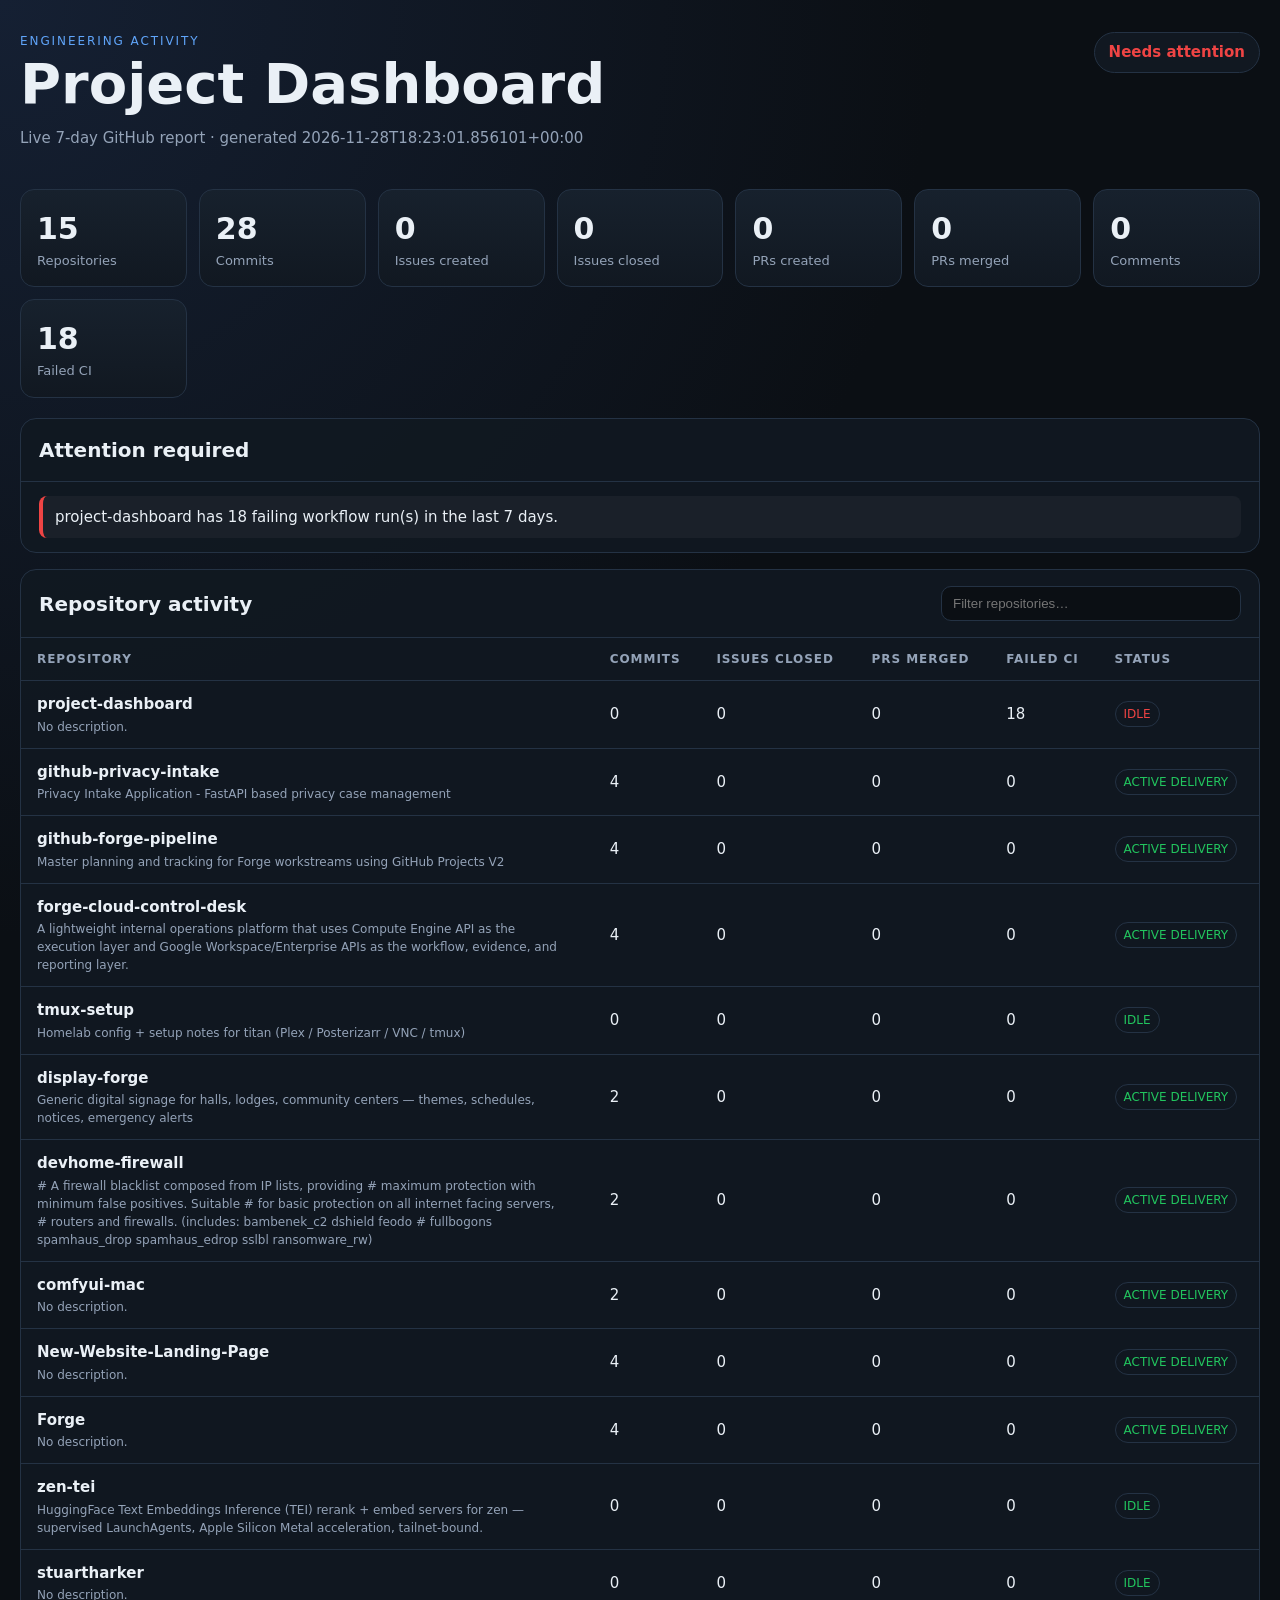
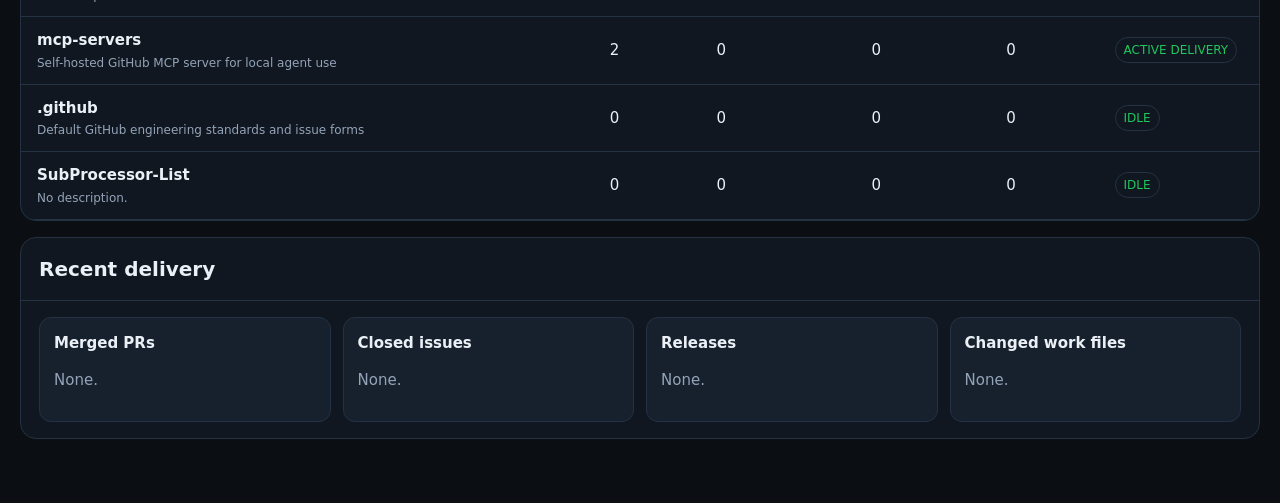
<file: index.html>
<!doctype html>
<html lang="en">
<head>
  <meta charset="utf-8" />
  <meta name="viewport" content="width=device-width, initial-scale=1" />
  <title>Project Dashboard</title>
  <link rel="stylesheet" href="assets/style.css" />
</head>
<body>
  <main class="wrap">
    <header class="hero">
      <div>
        <p class="eyebrow">Engineering activity</p>
        <h1>Project Dashboard</h1>
        <p id="period" class="muted">Loading report…</p>
      </div>
      <div class="status-pill" id="health">Loading</div>
    </header>

    <section class="metrics" id="metrics"></section>

    <section class="panel">
      <div class="panel-head">
        <h2>Attention required</h2>
      </div>
      <div id="attention" class="attention-list"></div>
    </section>

    <section class="panel">
      <div class="panel-head">
        <h2>Repository activity</h2>
        <input id="search" type="search" placeholder="Filter repositories…" aria-label="Filter repositories" />
      </div>
      <div class="table-wrap">
        <table>
          <thead>
            <tr>
              <th>Repository</th>
              <th>Commits</th>
              <th>Issues closed</th>
              <th>PRs merged</th>
              <th>Failed CI</th>
              <th>Status</th>
            </tr>
          </thead>
          <tbody id="repo-rows"></tbody>
        </table>
      </div>
    </section>

    <section class="panel">
      <div class="panel-head"><h2>Recent delivery</h2></div>
      <div id="recent" class="recent-grid"></div>
    </section>
  </main>

  <script src="assets/app.js" defer></script>
</body>
</html>
</file>
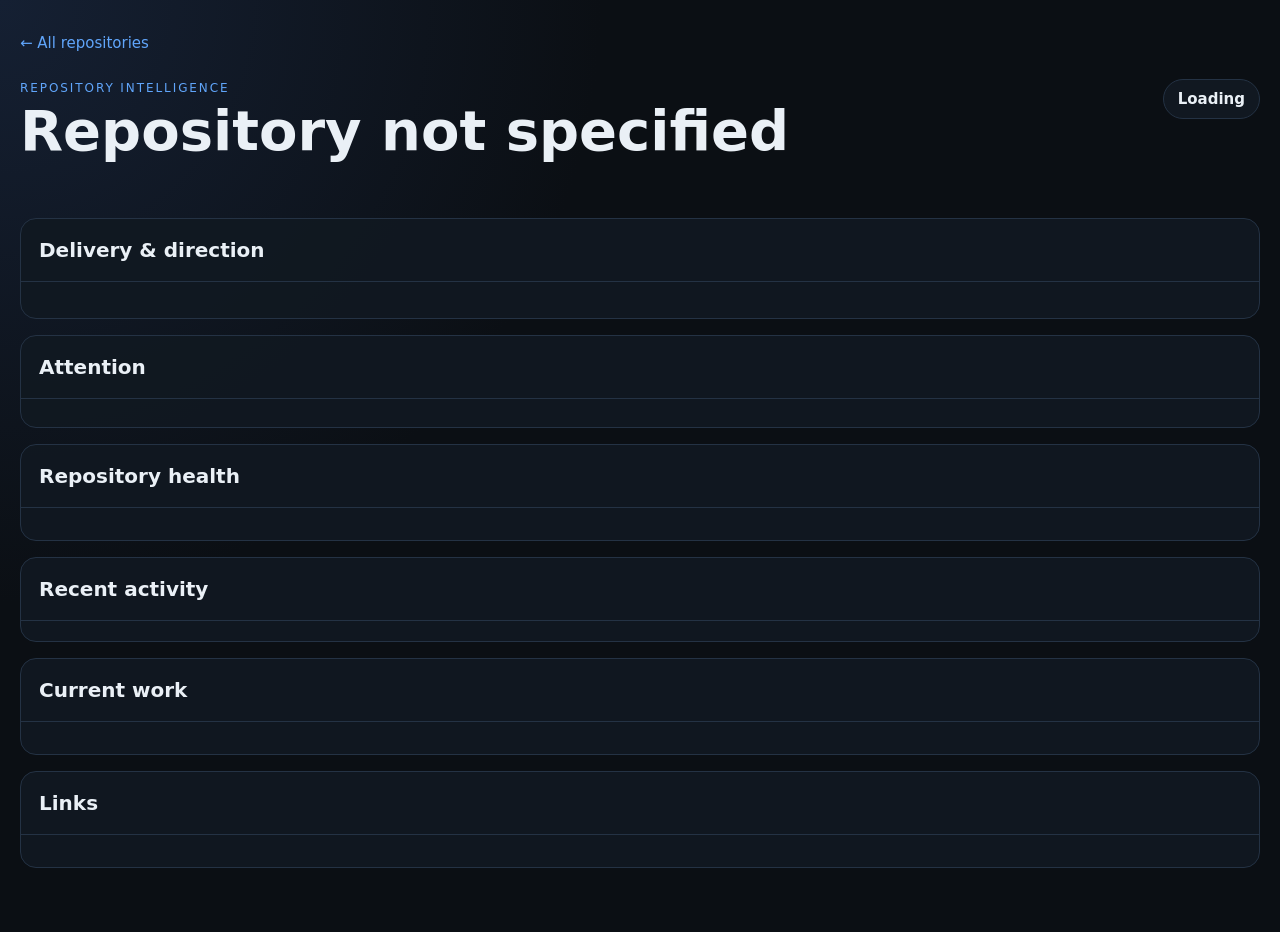
<file: repo.html>
<!doctype html><html lang="en"><head><meta charset="utf-8"/><meta name="viewport" content="width=device-width,initial-scale=1"/><title>Repository · Project Dashboard</title><link rel="stylesheet" href="assets/style.css"/></head><body><main class="wrap"><a class="back-link" href="index.html">← All repositories</a><header class="hero repo-hero"><div><p class="eyebrow">Repository intelligence</p><h1 id="repo-name">Loading…</h1><p id="repo-description" class="muted"></p><div id="repo-meta" class="meta-row"></div></div><div id="repo-health" class="status-pill">Loading</div></header><section id="repo-metrics" class="metrics"></section><section class="panel"><div class="panel-head"><h2>Delivery & direction</h2></div><div id="direction" class="detail-grid"></div></section><section class="panel"><div class="panel-head"><h2>Attention</h2></div><div id="repo-attention" class="attention-list"></div></section><section class="panel"><div class="panel-head"><h2>Repository health</h2></div><div id="health-grid" class="health-grid"></div></section><section class="panel"><div class="panel-head"><h2>Recent activity</h2></div><div id="timeline" class="timeline"></div></section><section class="panel"><div class="panel-head"><h2>Current work</h2></div><div id="current-work" class="recent-grid"></div></section><section class="panel"><div class="panel-head"><h2>Links</h2></div><div id="repo-links" class="link-grid"></div></section></main><script src="assets/repo.js" defer></script></body></html>
</file>
<file: assets/style.css>
:root{color-scheme:dark;--bg:#0b0f14;--panel:#111821;--panel-2:#17212d;--text:#eaf0f6;--muted:#94a3b8;--line:#243244;--good:#22c55e;--warn:#f59e0b;--bad:#ef4444;--accent:#60a5fa}*{box-sizing:border-box}body{margin:0;font:15px/1.5 system-ui,-apple-system,BlinkMacSystemFont,"Segoe UI",sans-serif;background:radial-gradient(circle at top left,#152033 0,var(--bg) 38%);color:var(--text)}a{color:var(--accent);text-decoration:none}.wrap{max-width:1300px;margin:0 auto;padding:32px 20px 64px}.hero{display:flex;justify-content:space-between;gap:20px;align-items:flex-start;margin-bottom:24px}.repo-hero{margin-top:16px}.eyebrow{text-transform:uppercase;letter-spacing:.16em;font-size:12px;color:var(--accent);margin:0 0 6px}h1{font-size:clamp(32px,5vw,56px);line-height:1;margin:0 0 10px}h2{margin:0;font-size:20px}.muted{color:var(--muted)}.back-link{display:inline-block;margin-bottom:8px}.status-pill{border:1px solid var(--line);background:var(--panel);border-radius:999px;padding:8px 14px;font-weight:700}.status-pill.good,.good-text{color:var(--good)}.status-pill.warn{color:var(--warn)}.status-pill.bad,.bad-text{color:var(--bad)}.metrics{display:grid;grid-template-columns:repeat(auto-fit,minmax(150px,1fr));gap:12px;margin-bottom:20px}.metric{background:linear-gradient(180deg,var(--panel-2),var(--panel));border:1px solid var(--line);border-radius:14px;padding:16px}.metric .value{font-size:30px;font-weight:800}.metric .label,.label{color:var(--muted);font-size:13px}.panel{background:rgba(17,24,33,.92);border:1px solid var(--line);border-radius:16px;margin-top:16px;overflow:hidden}.panel-head{display:flex;justify-content:space-between;gap:16px;align-items:center;padding:16px 18px;border-bottom:1px solid var(--line)}.panel-head input{width:min(300px,45vw);border:1px solid var(--line);background:var(--bg);color:var(--text);border-radius:10px;padding:9px 11px}.table-wrap{overflow-x:auto}table{border-collapse:collapse;width:100%;min-width:760px}th,td{text-align:left;padding:12px 16px;border-bottom:1px solid var(--line)}th{color:var(--muted);font-size:12px;text-transform:uppercase;letter-spacing:.08em}tbody tr:hover{background:rgba(96,165,250,.05)}tr.clickable{cursor:pointer}.repo-link{color:var(--text)}.table-sub{font-size:12px;color:var(--muted);margin-top:2px;max-width:520px}.badge{display:inline-flex;border-radius:999px;padding:3px 8px;font-size:12px;border:1px solid var(--line)}.badge.good{color:var(--good)}.badge.warn{color:var(--warn)}.badge.bad{color:var(--bad)}.attention-list{padding:14px 18px;display:grid;gap:8px}.attention-item{background:#1a2029;border-left:4px solid var(--warn);padding:10px 12px;border-radius:8px}.attention-item.bad{border-left-color:var(--bad)}.attention-item.good{border-left-color:var(--good)}.recent-grid{padding:16px 18px;display:grid;grid-template-columns:repeat(auto-fit,minmax(260px,1fr));gap:12px}.recent-card{background:var(--panel-2);border:1px solid var(--line);border-radius:12px;padding:14px}.recent-card h3{margin:0 0 8px;font-size:15px}.recent-card ul{padding-left:18px;margin:0;color:var(--muted)}.meta-row{display:flex;gap:8px;flex-wrap:wrap}.meta-row span{border:1px solid var(--line);background:var(--panel);border-radius:999px;padding:4px 9px;font-size:12px;color:var(--muted)}.detail-grid{padding:18px;display:grid;grid-template-columns:repeat(auto-fit,minmax(190px,1fr));gap:16px}.direction-value{font-size:22px;font-weight:800;margin-top:3px}.health-grid{padding:16px 18px;display:grid;grid-template-columns:repeat(auto-fit,minmax(210px,1fr));gap:10px}.health-item{display:flex;justify-content:space-between;gap:12px;background:var(--panel-2);border:1px solid var(--line);border-radius:10px;padding:10px 12px}.timeline{padding:6px 18px 14px}.timeline-item{display:grid;grid-template-columns:150px 1fr;gap:16px;padding:10px 0;border-bottom:1px solid var(--line)}.timeline-item time{color:var(--muted);font-size:12px}.link-grid{padding:16px 18px;display:flex;gap:10px;flex-wrap:wrap}.link-grid a{background:var(--panel-2);border:1px solid var(--line);border-radius:10px;padding:9px 12px}.pad{padding:14px 0}@media(max-width:700px){.hero{flex-direction:column}.panel-head{align-items:stretch;flex-direction:column}.panel-head input{width:100%}.timeline-item{grid-template-columns:1fr;gap:2px}}
</file>
